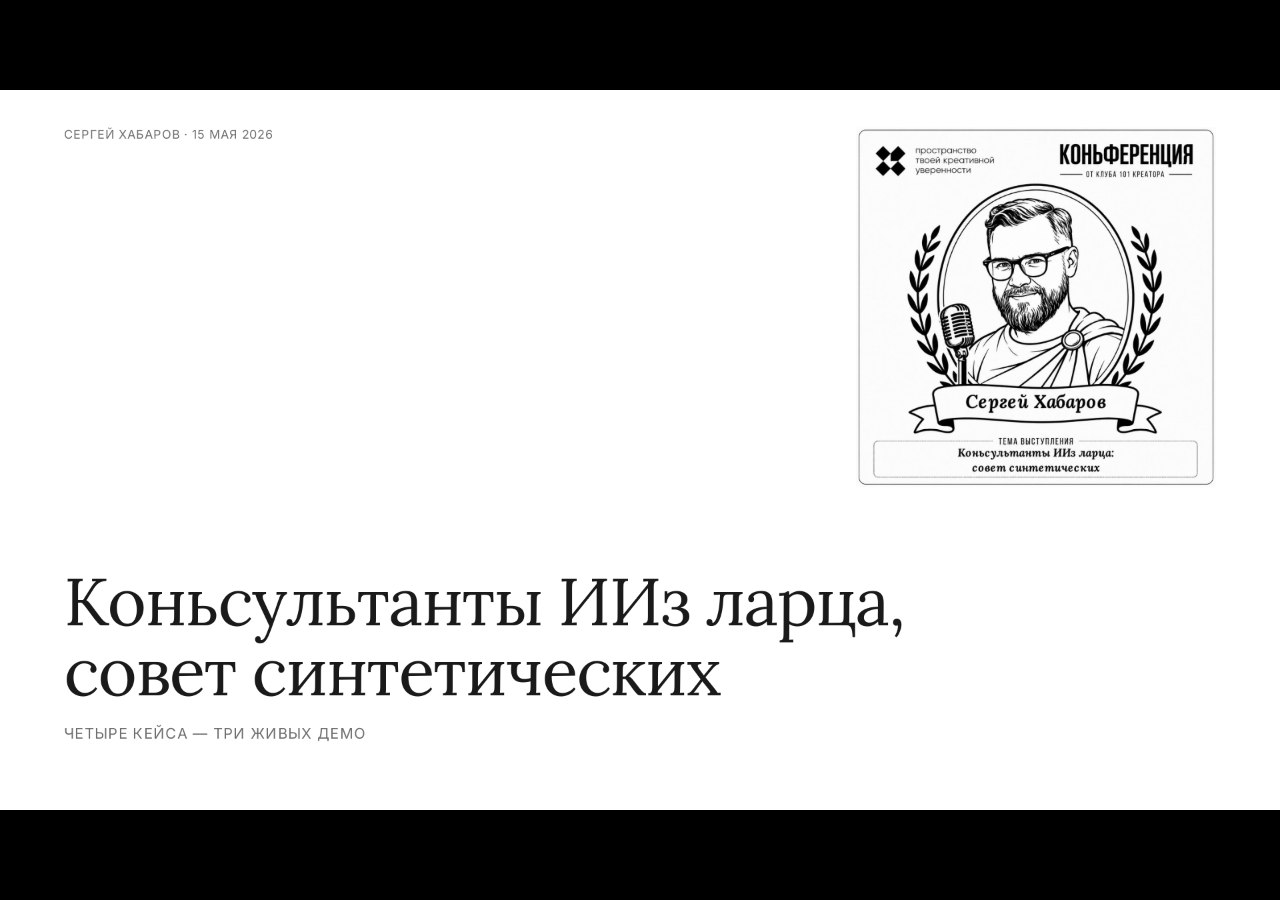
<file: talks/2026-05-15-horseference/deck/index.html>
<!doctype html>
<html lang="ru">
<head>
  <meta charset="utf-8">
  <title>AI-инструменты в работе — Сергей Хабаров · 15 мая 2026</title>
  <link rel="stylesheet" href="./colors_and_type.css">
  <style>
    :root {
      --slide-pad-x: 96px;
      --slide-pad-y: 80px;
    }
    body { margin: 0; background: #1a1a1a; }
    deck-stage section {
      width: 1920px; height: 1080px;
      position: relative;
      box-sizing: border-box;
      padding: 160px var(--slide-pad-x) var(--slide-pad-y);
      font-family: var(--font-body);
      color: var(--text-primary);
      background: var(--surface-page);
      overflow: hidden;
      display: flex;
      flex-direction: column;
    }
    .slide-bg-alt   { background: var(--color-background); }
    .slide-bg-dark  { background: var(--color-dark); color: var(--text-inverse); }

    /* ---- chrome ---- */
    .slide-mark {
      position: absolute; top: 56px; left: var(--slide-pad-x);
      display: flex; align-items: center; gap: 16px;
      font-size: 18px; color: var(--text-muted);
      letter-spacing: 0.05em; text-transform: uppercase;
    }
    .slide-mark img { height: 22px; }
    .slide-mark .rule { width: 48px; height: 1px; background: currentColor; opacity: 0.35; display: inline-block; }
    .slide-bg-dark .slide-mark { color: rgba(255,255,255,0.5); }

    .slide-footer {
      position: absolute;
      bottom: 56px; left: var(--slide-pad-x); right: var(--slide-pad-x);
      display: flex; justify-content: space-between;
      font-size: 18px; color: var(--text-footer);
    }
    .slide-bg-dark .slide-footer { color: rgba(255,255,255,0.4); }

    /* ---- section label ---- */
    .slide-section-label {
      display: flex; align-items: center; gap: 16px;
      font-size: 22px; color: var(--text-muted);
      letter-spacing: 0.06em; text-transform: uppercase;
      margin: 0 0 32px 0;
    }
    .slide-section-label .num  { font-family: var(--font-display); font-weight: 700; color: var(--text-primary); }
    .slide-section-label .rule { width: 64px; height: 1px; background: currentColor; opacity: 0.4; }
    .slide-bg-dark .slide-section-label .num  { color: #fff; }

    /* ---- type ---- */
    h1.slide-title-xl { font-family: var(--font-display); font-weight: 400; font-size: 100px; line-height: 1.05; letter-spacing: -0.02em; margin: 0;  }
    h2.slide-title    { font-family: var(--font-display); font-weight: 400; font-size: 80px;  line-height: 1.1;  letter-spacing: -0.01em; margin: 0 0 48px 0; max-width: 1500px; }
    h3.slide-eyebrow  { font-family: var(--font-body);    font-weight: 700; font-size: 22px;  letter-spacing: 0.08em; text-transform: uppercase; color: var(--color-primary); margin: 0 0 24px 0; }
    p.slide-body      { font-family: var(--font-article); font-size: 34px;  line-height: 1.5;  max-width: 1400px; margin: 0; }
    p.slide-deck      { font-family: var(--font-article); font-size: 44px;  line-height: 1.4;  max-width: 1500px; margin: 0; }

    /* ---- bullets ---- */
    ul.slide-bullets { list-style: none; padding: 0; margin: 0; display: flex; flex-direction: column; gap: 28px; }
    ul.slide-bullets li { font-family: var(--font-article); font-size: 36px; line-height: 1.4; padding-left: 40px; position: relative; max-width: 1450px; }
    ul.slide-bullets li::before { content: "—"; position: absolute; left: 0; color: var(--color-primary); }
    ul.slide-bullets li small   { font-size: 0.72em; color: var(--text-secondary); display: block; margin-top: 6px; font-family: var(--font-body); }

    /* ---- comparison ---- */
    .slide-comparison { display: grid; grid-template-columns: 1fr 1fr; gap: 48px; margin-top: 16px; }
    .slide-comparison-col { background: var(--surface-page-alt); border: 1px solid var(--color-border); border-radius: 16px; padding: 48px; }
    .slide-comparison-col h4 { margin: 0 0 20px 0; font-family: var(--font-display); font-size: 30px; font-weight: 700; }
    .slide-comparison-col p  { font-family: var(--font-article); font-size: 26px; line-height: 1.55; margin: 0; color: var(--text-secondary); }

    /* ---- title slide ---- */
    .title-stack { margin-top: auto; }
    .title-meta  { margin-top: 28px; font-size: 22px; letter-spacing: 0.06em; text-transform: uppercase; color: var(--text-muted); }

    /* ---- end slide ---- */
    .end-stack   { margin-top: auto; display: flex; flex-direction: column; gap: 32px; }
    .end-handles { display: flex; gap: 48px; font-size: 28px; color: var(--text-secondary); }
    .end-handles span { font-family: var(--font-article); }

    /* ---- case label pill ---- */
    .case-pill {
      display: inline-block;
      background: var(--color-primary);
      color: #fff;
      font-family: var(--font-body);
      font-size: 18px; font-weight: 700;
      letter-spacing: 0.08em; text-transform: uppercase;
      padding: 8px 24px; border-radius: 999px;
      margin-bottom: 32px;
    }
    .slide-bg-dark .case-pill { background: rgba(255,255,255,0.15); color: #fff; }

    /* ---- demo badge ---- */
    .demo-badge {
      position: absolute; top: 56px; right: var(--slide-pad-x);
      font-size: 18px; font-weight: 700; letter-spacing: 0.08em; text-transform: uppercase;
      color: var(--color-primary); border: 2px solid var(--color-primary);
      padding: 6px 20px; border-radius: 999px;
    }
    .slide-bg-dark .demo-badge { color: rgba(255,255,255,0.7); border-color: rgba(255,255,255,0.4); }

    /* ---- link column ---- */
    .slide-links {
      display: flex; flex-direction: column; gap: 20px;
      align-items: flex-start;
      margin-top: 48px;
    }
    .slide-links a {
      font-family: var(--font-article); font-size: 30px;
      color: var(--color-primary); text-decoration: none;
      transition: color 0.2s ease;
      display: inline-block;
    }
    .slide-links a:hover { color: var(--text-muted); }
    .slide-bg-dark .slide-links a { color: rgba(255,255,255,0.9); }
    .slide-bg-dark .slide-links a:hover { color: rgba(255,255,255,0.5); }

    /* ---- divider paragraph ---- */
    p.slide-divider-body {
      font-family: var(--font-article); font-size: 30px; line-height: 1.55;
      color: rgba(255,255,255,0.75); margin: 0; max-width: 1300px;
    }

    /* ---- agenda list ---- */
    .agenda-list { display: flex; flex-direction: column; gap: 28px; }
    .agenda-row  { display: flex; align-items: center; justify-content: space-between; gap: 48px; }
    .agenda-row .case-pill { margin: 0; flex-shrink: 0; }
    .agenda-row .case-pill.is-passive {
      background: transparent; color: var(--text-muted); border: 1.5px solid var(--color-border);
    }
    p.agenda-title { font-family: var(--font-display); font-weight: 700; font-size: 38px; line-height: 1.1; margin: 0 0 10px; }
    p.agenda-meta  { font-family: var(--font-article); font-size: 26px; color: var(--text-secondary); margin: 0; }

    /* ---- animations ---- */
    /* Headings (h1, h2) are NEVER hidden — they appear immediately to anchor attention.
       Everything else fades up after the slide becomes active. */
    @keyframes fadeUp {
      from { opacity: 0; transform: translateY(20px); }
      to   { opacity: 1; transform: translateY(0); }
    }
    deck-stage section .slide-mark,
    deck-stage section .slide-comparison,
    deck-stage section ul.slide-bullets > li,
    deck-stage section p.slide-body,
    deck-stage section p.slide-deck,
    deck-stage section p.slide-divider-body,
    deck-stage section .slide-links,
    deck-stage section .title-meta,
    deck-stage section .end-stack,
    deck-stage section .demo-badge,
    deck-stage section img,
    deck-stage section .slide-footer { opacity: 0; }

    deck-stage section[data-deck-active] .slide-mark { animation: fadeUp .4s .05s var(--ease-quiet, cubic-bezier(.4,0,.2,1)) both; }
    deck-stage section[data-deck-active] img         { animation: fadeUp .6s .05s var(--ease-quiet, cubic-bezier(.4,0,.2,1)) both; }
    deck-stage section[data-deck-active] .demo-badge { animation: fadeUp .4s .10s var(--ease-quiet, cubic-bezier(.4,0,.2,1)) both; }
    deck-stage section[data-deck-active] .title-meta { animation: fadeUp .5s .20s var(--ease-quiet, cubic-bezier(.4,0,.2,1)) both; }
    deck-stage section[data-deck-active] .slide-comparison { animation: fadeUp .5s .25s var(--ease-quiet, cubic-bezier(.4,0,.2,1)) both; }
    deck-stage section[data-deck-active] ul.slide-bullets > li { animation: fadeUp .4s var(--ease-quiet, cubic-bezier(.4,0,.2,1)) both; }
    deck-stage section[data-deck-active] ul.slide-bullets > li:nth-child(1) { animation-delay: .20s; }
    deck-stage section[data-deck-active] ul.slide-bullets > li:nth-child(2) { animation-delay: .28s; }
    deck-stage section[data-deck-active] ul.slide-bullets > li:nth-child(3) { animation-delay: .36s; }
    deck-stage section[data-deck-active] ul.slide-bullets > li:nth-child(4) { animation-delay: .44s; }
    deck-stage section[data-deck-active] ul.slide-bullets > li:nth-child(5) { animation-delay: .52s; }
    deck-stage section[data-deck-active] ul.slide-bullets > li:nth-child(6) { animation-delay: .60s; }
    deck-stage section[data-deck-active] p.slide-body,
    deck-stage section[data-deck-active] p.slide-deck,
    deck-stage section[data-deck-active] p.slide-divider-body { animation: fadeUp .5s .25s var(--ease-quiet, cubic-bezier(.4,0,.2,1)) both; }
    deck-stage section[data-deck-active] .slide-links { animation: fadeUp .5s .35s var(--ease-quiet, cubic-bezier(.4,0,.2,1)) both; }
    deck-stage section[data-deck-active] .end-stack    { animation: fadeUp .6s .15s var(--ease-display, cubic-bezier(.77,0,.18,1)) both; }
    deck-stage section[data-deck-active] .slide-footer { animation: fadeUp .4s .55s var(--ease-quiet, cubic-bezier(.4,0,.2,1)) both; }

    /* ---- print / export-to-PDF: everything visible, no animation ----
       Browser save-as-PDF не запускает CSS-анимации — без этого блока
       все элементы с opacity:0 останутся прозрачными. */
    @media print {
      deck-stage section,
      deck-stage section * {
        opacity: 1 !important;
        transform: none !important;
        animation: none !important;
      }
    }
    @media (prefers-reduced-motion: reduce) {
      deck-stage section,
      deck-stage section * {
        opacity: 1 !important;
        transform: none !important;
        animation: none !important;
      }
    }
  </style>

</head>
<body>
<deck-stage>


  <!-- 01 Title -->
  <section data-screen-label="01 Title">
    <img src="./assets/khabaroff-poster.jpg" style="position:absolute; right:96px; top:56px; height:50%; width:auto; object-fit:contain; object-position:top;">
    <div class="slide-mark">
      <span>Сергей Хабаров · 15 мая 2026</span>
    </div>
    <div class="title-stack" style="position:relative; z-index:1;">
      <h1 class="slide-title-xl">Коньсультанты ИИз ларца,<br/>совет синтетических</h1>
      <p class="title-meta">Четыре кейса — три живых демо</p> 
    </div>
    <div class="slide-footer" style="position:relative; z-index:1;"></div>
  </section>

  <!-- 02 Agenda -->
  <section class="slide-bg-alt" data-screen-label="02 Agenda">
    <h2 class="slide-title">Что смотрим сегодня</h2>
    <div class="agenda-list">

      <div class="agenda-row">
        <div>
          <p class="agenda-title">ThinkFu — библиотека мышления для AI</p>
          <p class="agenda-meta">200+ приёмов, умный роутер</p>
        </div>
        <span class="case-pill">Демо</span>
      </div>

      <div class="agenda-row">
        <div>
          <p class="agenda-title">CBT-терапевт — AI с памятью о клиенте</p>
          <p class="agenda-meta">Методология в промпте, личный контекст в документах</p>
        </div>
        <span class="case-pill">Демо</span>
      </div>

      <div class="agenda-row">
        <div>
          <p class="agenda-title">Панель экспертов — 6 голосов вместо одного</p>
          <p class="agenda-meta">Каждый с биасом, спорят, приходят к решению</p>
        </div>
        <span class="case-pill">Демо</span>
      </div>

      <div class="agenda-row">
        <div>
          <p class="agenda-title">MiroFish — тысячи AI-агентов симулируют общество</p>
          <p class="agenda-meta">Предсказывают будущее до того, как оно случилось</p>
        </div>
        <span class="case-pill is-passive">Картинки</span>
      </div>

    </div>
    <div class="slide-footer"><span>02 / 11</span></div>
  </section>

  <!-- 03 Divider: ThinkFu -->
  <section class="slide-bg-dark" data-screen-label="03 ThinkFu — divider">
    <div class="slide-mark"><span>Кейс 1</span><span class="rule"></span><span>ThinkFu</span></div>
    <div style="margin: auto 0;">
      <h2 class="slide-title" style="color:#fff; margin-bottom: 36px;">200+ мыслительных ходов<br/>для&nbsp;AI и&nbsp;людей</h2>
      <p class="slide-divider-body">AI по умолчанию думает линейно — один угол, один ответ. ThinkFu добавляет именованные мыслительные приёмы из TRIZ, Design Thinking, Oblique Strategies. Умный роутер выбирает нужный под тип задачи.</p>
    </div>
    <div class="slide-footer"><span>03 / 11</span></div>
  </section>

  <!-- 04 ThinkFu content -->
  <section data-screen-label="04 ThinkFu — content">
    <div class="slide-mark"><span>Кейс 1</span><span class="rule"></span><span>ThinkFu</span></div>
    <div class="demo-badge">Демо</div>

    <h2 class="slide-title">Метакогниция как сервис</h2>
    <div class="slide-comparison" style="margin-top: 0;">
      <div class="slide-comparison-col">
        <h4>AI без ThinkFu</h4>
        <p>Мыслит линейно. Один угол зрения. Один ответ. Без структуры — без разнообразия.</p>
      </div>
      <div class="slide-comparison-col">
        <h4>AI с ThinkFu</h4>
        <p>200+ именованных приёмов: TRIZ, Design Thinking, Oblique Strategies. Роутер выбирает нужный под задачу.</p>
      </div>
    </div>
    <div class="slide-links">
      <a target="_blank" rel="noopener noreferrer" href="https://thinkfu.org/">→ thinkfu.org</a>
      <a target="_blank" rel="noopener noreferrer" href="https://github.com/move38studios/thinkfu">→ github.com/move38studios/thinkfu</a>
      <a target="_blank" rel="noopener noreferrer" href="https://api.thinkfu.org/random">→ api.thinkfu.org/random</a>
    </div>
    <div class="slide-footer"><span>04 / 11</span></div>
  </section>

  <!-- 05 Divider: CBT -->
  <section class="slide-bg-dark" data-screen-label="05 CBT — divider">
    <div class="slide-mark"><span>Кейс 2</span><span class="rule"></span><span>CBT-терапевт</span></div>
    <div style="margin: auto 0;">
      <h2 class="slide-title" style="color:#fff; margin-bottom: 36px;">CBT-методология +<br>профиль клиента</h2>
      <p class="slide-divider-body">Промпт содержит полный терапевтический протокол — CBT, схема-терапия, mindfulness — одинаковый для всех. Личный контекст клиента: паттерны, триггеры, субличности — загружается из отдельных документов и подставляется в каждую сессию.</p>
    </div>
    <div class="slide-footer"><span>05 / 11</span></div>
  </section>

  <!-- 06 CBT content -->
  <section data-screen-label="06 CBT — content">
    <div class="slide-mark"><span>Кейс 2</span><span class="rule"></span><span>CBT-терапевт</span></div>
    <div class="demo-badge">Демо</div>
    
    <h2 class="slide-title">Методология + профиль клиента</h2>
    <div class="slide-comparison" style="margin-top: 0;">
      <div class="slide-comparison-col">
        <h4>Методология — в промпте</h4>
        <p>CBT, схема-терапия, mindfulness, trauma-informed care. Одна для всех. Не меняется.</p>
      </div>
      <div class="slide-comparison-col">
        <h4>Клиент — в документах</h4>
        <p>Паттерны, триггеры, субличности, практики. Подставляются как контекст. Каждый раз его данные.</p>
      </div>
    </div>
    <p class="slide-body" style="margin-top: 40px; color: var(--text-secondary);">Терапевтический протокол не меняется от клиента к клиенту — он живёт в промпте и работает одинаково для всех. А вот личная история — паттерны, триггеры, договорённости с прошлых сессий — подгружается из отдельных документов, поэтому встреча с AI начинается не со знакомства, а с продолжения разговора.</p>
    <div class="slide-footer"><span>06 / 11</span></div>
  </section>

  <!-- 07 Divider: Expert Panel -->
  <section class="slide-bg-dark" data-screen-label="07 Expert Panel — divider">
    <div class="slide-mark"><span>Кейс 3</span><span class="rule"></span><span>Панель экспертов</span></div>
    <div style="margin: auto 0;">
      <h2 class="slide-title" style="color:#fff; margin-bottom: 36px;">Шесть ролей —<br>один ответ</h2>
      <p class="slide-divider-body">Один AI-ассистент — один угол зрения. Панель — это шесть ролей с разными биасами: финансист, стратег, продюсер, бренд, терапевт, адвокат дьявола. Спорят между собой, вытаскивают слепые зоны, сводят к решению.</p>
    </div>
    <div class="slide-footer"><span>07 / 11</span></div>
  </section>

  <!-- 08 Expert Panel content -->
  <section data-screen-label="08 Expert Panel — content">
    <div class="slide-mark"><span>Кейс 3</span><span class="rule"></span><span>Панель экспертов</span></div>
    <div class="demo-badge">Демо</div>
    
    <h2 class="slide-title">Каждый видит иначе</h2>
    <ul class="slide-bullets">
      <li>💰 CFO — считает деньги и ROI на час</li>
      <li>📈 Стратег — горизонт 2 года, актив vs линейный доход</li>
      <li>📋 Продюсер — откуда часы? что режем?</li>
      <li>🎯 Бренд — это строит имя или нет?</li>
      <li>🧠 Терапевт — питает или истощает?</li>
      <li>😈 Адвокат дьявола — из силы или из страха?</li>
    </ul>
    <div class="slide-links" style="margin-top: 32px;">
      <a target="_blank" rel="noopener noreferrer" href="https://github.com/karpathy/llm-council">→ Карпаты, LLM Council</a>
    </div>
    <div class="slide-footer"><span>08 / 11</span></div>
  </section>

  <!-- 09 Divider: MiroFish -->
  <section class="slide-bg-dark" data-screen-label="09 MiroFish — divider">
    <div class="slide-mark"><span>Кейс 4</span><span class="rule"></span><span>MiroFish</span></div>
    <div style="margin: auto 0;">
      <h2 class="slide-title" style="color:#fff; margin-bottom: 36px;">MiroFish — тысячи агентов,<br>одно предсказание</h2>
      <p class="slide-divider-body">Симуляция общества из тысяч AI-агентов: у каждого личность, память, связи. Берут «семена» из реального мира — новости, законы, сигналы — и проигрывают будущее ещё до того, как оно случилось.</p>
    </div>
    <div class="slide-footer"><span>09 / 11</span></div>
  </section>

  <!-- 10 MiroFish content -->
  <section class="slide-bg-alt" data-screen-label="10 MiroFish — content">
    <div class="slide-mark"><span>Кейс 4</span><span class="rule"></span><span>MiroFish</span></div>

    <h2 class="slide-title">Цифровой двойник реальности</h2>
    <ul class="slide-bullets">
      <li>Берёт «семена» из реального мира — новости, черновики законов, финансовые сигналы</li>
      <li>Строит параллельный мир: тысячи агентов с личностями и памятью</li>
      <li>Смотрит, что произойдёт — до того как решение принято</li>
    </ul>
    <div class="slide-links">
      <a target="_blank" rel="noopener noreferrer" href="https://github.com/666ghj/MiroFish">→ MiroFish</a>
    </div>
    <div class="slide-footer"><span>10 / 10</span></div>
  </section>

  <!-- 11 End -->
  <section data-screen-label="11 End">
    <img src="./assets/khabaroff-poster.jpg" style="position:absolute; right:96px; top:56px; height:50%; width:auto; object-fit:contain; object-position:top;">
    <div class="title-stack" style="position:relative; z-index:1;">
      <img src="./assets/qr-telegram.png" style="width:320px; height:320px; object-fit:contain; margin-bottom:32px; display:block;">
      <h1 class="slide-title-xl">Спасибо</h1>
      <p class="title-meta" style="margin-top:32px; font-family:var(--font-display); font-size:40px; letter-spacing:-0.01em; text-transform:none; color:var(--text-secondary);">Сергей Хабаров</p>
      <p class="title-meta" style="margin-top:8px;">стартапер · консультант · методолог · обучатор в области AI</p>
      <div class="slide-links">
        <a target="_blank" rel="noopener noreferrer" href="https://t.me/khabaroff">→ @khabaroff</a>
        <a target="_blank" rel="noopener noreferrer" href="https://t.me/alliknowisthatidontknownothing">→ телеграм-канал</a>
        <a target="_blank" rel="noopener noreferrer" href="https://khabaroff.com/">→ khabaroff.com</a>
        <a target="_blank" rel="noopener noreferrer" href="https://github.com/khabaroff/shareble-swag/tree/main/talks/2026-05-15-horseference">→ Все промпты и материалы</a>
      </div>
    </div>
    <div class="slide-footer" style="position:relative; z-index:1;"></div>
  </section>

</deck-stage>
<script src="./deck-stage.js"></script>
<script>
(function() {
  var stage = document.querySelector('deck-stage');
  var startX, startY;
  stage.addEventListener('touchstart', function(e) {
    startX = e.touches[0].clientX;
    startY = e.touches[0].clientY;
  }, { passive: true });
  stage.addEventListener('touchend', function(e) {
    var dx = e.changedTouches[0].clientX - startX;
    var dy = e.changedTouches[0].clientY - startY;
    if (Math.abs(dx) > 40 && Math.abs(dx) > Math.abs(dy)) {
      stage._advance(dx < 0 ? 1 : -1, 'swipe');
    }
  }, { passive: true });
})();
</script>
</body>
</html>
</file>
<file: talks/2026-05-15-horseference/deck/colors_and_type.css>
/* ==========================================================================
   Khabaroff Design System — Colors & Typography
   Извлечено из src/styles/global.css сайта khabaroff.com
   ========================================================================== */

/* ---- Fonts (local WOFF2; copy from /fonts) ------------------------------ */
@font-face {
  font-family: 'Inter';
  font-style: normal;
  font-weight: 400;
  font-display: swap;
  src: url('fonts/inter-400.woff2') format('woff2');
}
@font-face {
  font-family: 'Inter';
  font-style: normal;
  font-weight: 700;
  font-display: swap;
  src: url('fonts/inter-700.woff2') format('woff2');
}
@font-face {
  font-family: 'Lora';
  font-style: normal;
  font-weight: 400;
  font-display: swap;
  src: url('fonts/lora-400.woff2') format('woff2');
}
@font-face {
  font-family: 'Lora';
  font-style: normal;
  font-weight: 700;
  font-display: swap;
  src: url('fonts/lora-700.woff2') format('woff2');
}
@font-face {
  font-family: 'IBM Plex Serif';
  font-style: normal;
  font-weight: 400;
  font-display: swap;
  src: url('fonts/ibm-plex-serif-400.woff2') format('woff2');
}
@font-face {
  font-family: 'IBM Plex Serif';
  font-style: italic;
  font-weight: 400;
  font-display: swap;
  src: url('fonts/ibm-plex-serif-400i.woff2') format('woff2');
}
@font-face {
  font-family: 'IBM Plex Serif';
  font-style: normal;
  font-weight: 700;
  font-display: swap;
  src: url('fonts/ibm-plex-serif-700.woff2') format('woff2');
}
@font-face {
  font-family: 'IBM Plex Serif';
  font-style: italic;
  font-weight: 700;
  font-display: swap;
  src: url('fonts/ibm-plex-serif-700i.woff2') format('woff2');
}

:root {
  /* ---- Font families ---------------------------------------------------- */
  --font-display: 'Lora', Georgia, 'Times New Roman', Times, serif;
  --font-body: 'Inter', system-ui, -apple-system, sans-serif;
  --font-article: 'IBM Plex Serif', Georgia, 'Times New Roman', Times, serif;

  /* ---- Brand / accent colors ------------------------------------------- */
  --color-primary: #2F4760;       /* slate-blue — links, primary CTA */
  --color-accent-green: #A6BDA3;  /* sage — soft accent */
  --color-accent-yellow: #F7D174; /* warm yellow — soft accent */

  /* ---- Neutral palette ------------------------------------------------- */
  --color-text: #1a1a1a;
  --color-text-secondary: #666666;
  --color-text-muted: #6F6F6F;
  --color-footer-text: #999999;
  --color-border: #e5e5e5;
  --color-background: #fafafa;
  --color-background-alt: #f5f5f5;
  --color-white: #ffffff;
  --color-dark: #1a1a1a;

  /* ---- Semantic surfaces / text / borders ------------------------------ */
  --surface-page: var(--color-white);
  --surface-page-alt: var(--color-background);
  --surface-card: var(--color-white);
  --surface-card-muted: var(--color-background-alt);
  --surface-chip-hover: rgba(26, 26, 26, 0.06);
  --surface-note-band: #dae0e6;

  --text-primary: var(--color-text);
  --text-secondary: var(--color-text-secondary);
  --text-muted: var(--color-text-muted);
  --text-link: var(--color-primary);
  --text-inverse: var(--color-white);
  --text-footer: var(--color-footer-text);

  --border-subtle: rgba(26, 26, 26, 0.1);
  --border-strong: rgba(26, 26, 26, 0.35);

  --overlay-soft: rgba(26, 26, 26, 0.06);
  --overlay-strong: rgba(26, 26, 26, 0.1);
  --overlay-scrim: rgba(26, 26, 26, 0.6);

  /* ---- Callouts (info/warning/success) --------------------------------- */
  --color-callout-info-bg: #eff6ff;
  --color-callout-info-border: #60a5fa;
  --color-callout-info-text: #1e40af;
  --color-callout-warning-bg: #fffbeb;
  --color-callout-warning-border: #fbbf24;
  --color-callout-warning-text: #92400e;
  --color-callout-success-bg: #f0fdf4;
  --color-callout-success-border: #4ade80;
  --color-callout-success-text: #166534;

  --color-star-empty: #d1d5db;
  --color-star-filled: #fbbf24;
  --color-play-button: #ff2d2d;
  --color-play-button-hover: #d80f0f;

  /* ---- Code blocks ----------------------------------------------------- */
  --color-code-bg: #f3f4f6;
  --color-code-block-bg: #111827;
  --color-code-block-text: #f9fafb;

  /* ---- Type scale (foundation only — do NOT use as font-size in pages) - */
  --text-s: 14px;
  --text-m: 18px;
  --text-l: 24px;
  --text-lg: 32px;
  --text-xl: 48px;
  --text-2xl: 60px;

  /* ---- Type roles (use these in pages) --------------------------------- */
  --type-ui-meta-size: var(--text-s);
  --type-ui-compact-size: 16px;
  --type-ui-size: var(--text-m);
  --type-reading-size: var(--text-m);
  --type-reading-lead-size: var(--text-l);
  --type-display-title-size: var(--heading-2);
  --type-display-section-size: var(--text-lg);
  --type-display-compact-size: var(--heading-3);

  --heading-1: var(--text-lg);
  --heading-2: var(--text-lg);
  --heading-3: var(--text-l);

  --heading-letter-spacing: -0.01em;
  --label-letter-spacing: 0.05em;
  --heading-line-height: 1.1;
  --body-line-height: 1.6;
  --reading-line-height: 1.65;
  --subheading-line-height: 1.2;
  --title-line-height: 1.35;
  --deck-line-height: 1.4;

  /* ---- Spacing --------------------------------------------------------- */
  --space-3xs: 4px;
  --space-2xs: 12px;
  --space-xs: 8px;
  --space-sm: 16px;
  --space-md: 24px;
  --space-lg: 32px;
  --space-xl: 48px;
  --space-2xl: 64px;
  --space-3xl: 96px;
  --space-chip-y: 6px;
  --space-chip-x: 12px;

  --section-gap-sm: 40px;
  --section-gap-md: 56px;
  --section-gap-lg: 80px;
  --section-gap-xl: 104px;

  /* ---- Shadows & radii ------------------------------------------------- */
  --shadow-sm: 0 4px 12px rgba(26, 26, 26, 0.08);
  --shadow-md: 0 12px 32px rgba(26, 26, 26, 0.1);
  --shadow-lg: 0 24px 60px rgba(26, 26, 26, 0.14);
  --shadow-card-hover: 0 4px 16px rgba(0, 0, 0, 0.08);

  --radius-sm: 6px;
  --radius-md: 8px;
  --radius-lg: 12px;
  --radius-xl: 16px;
  --radius-2xl: 24px;

  /* ---- Motion ---------------------------------------------------------- */
  --transition-fast: 0.15s ease;
  --transition-base: 0.2s ease;
  --opacity-hover: 0.7;
  --ease-quiet: cubic-bezier(.4, 0, .2, 1);
  --ease-display: cubic-bezier(.77, 0, .18, 1);

  /* ---- Layout ---------------------------------------------------------- */
  --max-width: 1120px;
  --wide-max-width: 1400px;
  --reading-column: 700px;
  --reading-measure: var(--reading-column);
  --reading-measure-narrow: 640px;
  --editorial-gap: 40px;
  --content-padding: 16px;
  --site-header-min-height: 84px;
}

@media (min-width: 768px) {
  :root {
    --content-padding: 24px;
    --heading-1: var(--text-xl);
    --heading-2: var(--text-2xl);
    --heading-3: var(--text-lg);
    --type-ui-size: var(--text-l);
    --type-reading-size: var(--text-l);
    --type-display-section-size: var(--text-xl);
  }
}

/* ---- Semantic typography roles (use these in markup) ------------------- */
.type-h1 {
  font-family: var(--font-display);
  font-weight: 700;
  font-size: var(--heading-2);
  line-height: var(--heading-line-height);
  letter-spacing: var(--heading-letter-spacing);
  color: var(--text-primary);
}
.type-h2 {
  font-family: var(--font-display);
  font-weight: 400;
  font-size: var(--type-display-section-size);
  line-height: var(--heading-line-height);
  letter-spacing: var(--heading-letter-spacing);
  color: var(--text-primary);
}
.type-h3 {
  font-family: var(--font-display);
  font-weight: 700;
  font-size: var(--type-ui-size);
  line-height: var(--subheading-line-height);
  color: var(--text-primary);
}
.type-section-label {
  font-family: var(--font-body);
  color: var(--text-muted);
  font-size: var(--type-ui-meta-size);
  letter-spacing: var(--label-letter-spacing);
  text-transform: uppercase;
}
.type-body {
  font-family: var(--font-body);
  font-size: var(--type-ui-size);
  line-height: var(--body-line-height);
  color: var(--text-primary);
}
.type-reading {
  font-family: var(--font-article);
  font-size: var(--type-reading-size);
  line-height: var(--reading-line-height);
  color: var(--text-primary);
}
.type-reading-lead {
  font-family: var(--font-article);
  font-size: var(--type-reading-lead-size);
  line-height: var(--deck-line-height);
  color: var(--text-primary);
}
.type-meta {
  font-family: var(--font-body);
  font-size: var(--type-ui-meta-size);
  line-height: 1.4;
  color: var(--text-muted);
}
.type-quote {
  font-family: var(--font-article);
  font-style: italic;
  font-size: var(--type-reading-lead-size);
  line-height: var(--deck-line-height);
  color: var(--text-primary);
}
</file>
